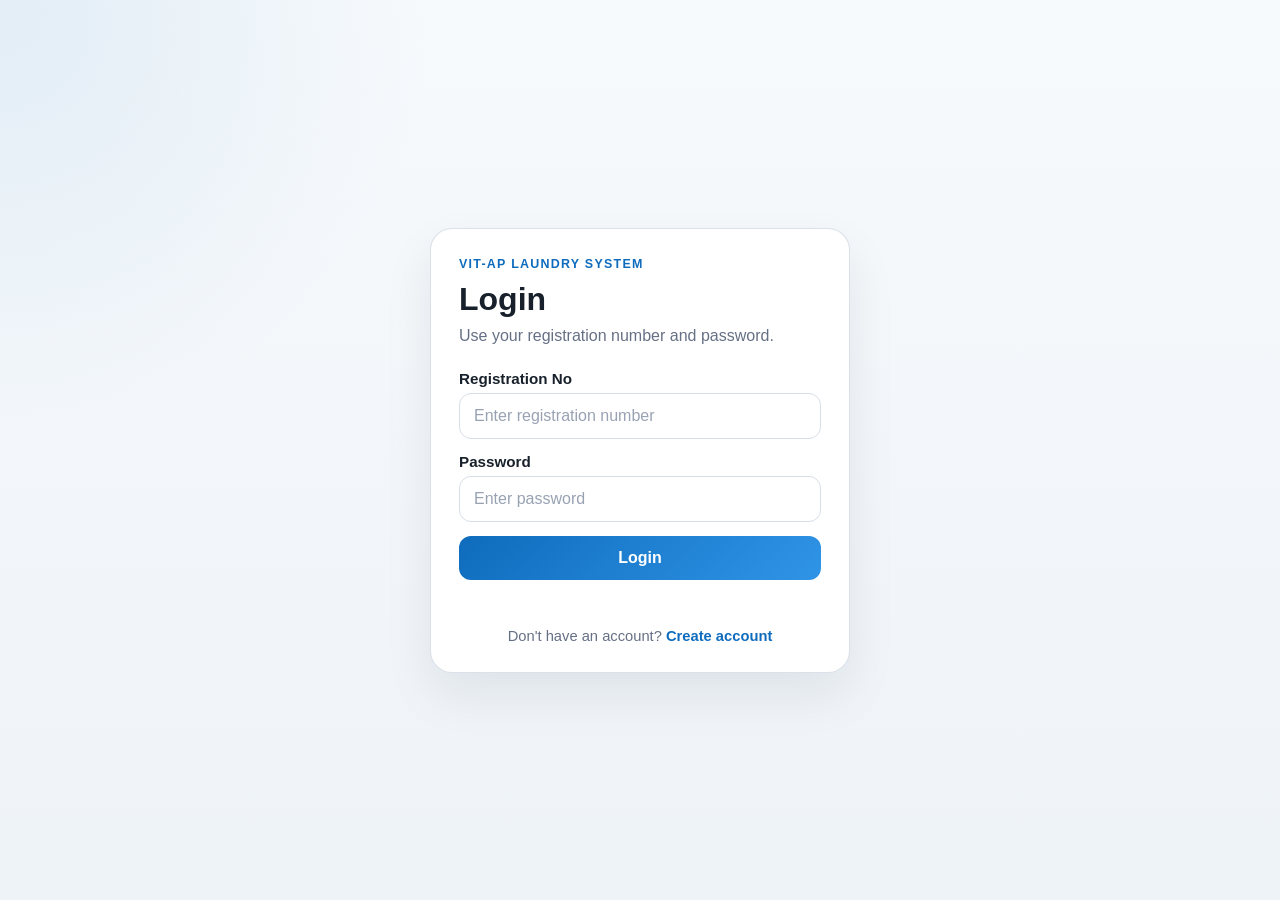
<file: index.html>
<!DOCTYPE html>
<html lang="en">
<head>
  <meta charset="UTF-8">
  <meta name="viewport" content="width=device-width, initial-scale=1.0">
  <title>Laundry Login</title>
  <link rel="stylesheet" href="styles.css">
</head>
<body>
  <main class="page">
    <section class="card">
      <div class="card-top">
        <p class="tag">VIT-AP Laundry System</p>
        <h1>Login</h1>
        <p class="subtext">Use your registration number and password.</p>
      </div>

      <section class="panel" id="createPanel">
        <form id="registerForm" class="form">
          <label>
            <span>Registration No</span>
            <input type="text" id="registerRegNo" placeholder="Enter registration number" autocomplete="username" required>
          </label>

          <label>
            <span>Name</span>
            <input type="text" id="registerName" placeholder="Enter your name" autocomplete="name" required>
          </label>

          <label>
            <span>Password</span>
            <input type="password" id="registerPassword" placeholder="Create password" autocomplete="new-password" required>
          </label>

          <label>
            <span>Block</span>
            <select id="registerBlock" required>
              <option value="">Select Block</option>
            </select>
          </label>

          <button class="action-btn" type="submit">Create Account</button>
          <p class="message" id="registerMessage" aria-live="polite"></p>

          <p class="switch-line">
            Already have an account?
            <button class="link-btn" data-target="loginPanel" type="button">Login</button>
          </p>
        </form>
      </section>

      <section class="panel active" id="loginPanel">
        <form id="loginForm" class="form">
          <label>
            <span>Registration No</span>
            <input type="text" id="loginRegNo" placeholder="Enter registration number" autocomplete="username" required>
          </label>

          <label>
            <span>Password</span>
            <input type="password" id="loginPassword" placeholder="Enter password" autocomplete="current-password" required>
          </label>

          <button class="action-btn" type="submit">Login</button>
          <p class="message" id="loginMessage" aria-live="polite"></p>

          <p class="switch-line">
            Don't have an account?
            <button class="link-btn" data-target="createPanel" type="button">Create account</button>
          </p>
        </form>
      </section>
    </section>
  </main>

  <script src="script.js"></script>
</body>
</html>
</file>
<file: styles.css>
:root {
  --bg: #eef3f8;
  --card: #ffffff;
  --text: #18212b;
  --muted: #667085;
  --line: #d7dee7;
  --primary: #0f6cbd;
  --primary-dark: #0b5ca3;
  --success: #15803d;
  --error: #b91c1c;
  --shadow: 0 22px 50px rgba(15, 23, 42, 0.08);
}

* {
  box-sizing: border-box;
}

body {
  margin: 0;
  min-height: 100vh;
  font-family: "Segoe UI", Tahoma, Geneva, Verdana, sans-serif;
  color: var(--text);
  background:
    radial-gradient(circle at top left, rgba(15, 108, 189, 0.09), transparent 28%),
    linear-gradient(180deg, #f7fafc 0%, var(--bg) 100%);
}

button,
input,
select {
  font: inherit;
}

.page {
  min-height: 100vh;
  display: grid;
  place-items: center;
  padding: 20px;
}

.card {
  width: min(100%, 420px);
  background: var(--card);
  border: 1px solid rgba(215, 222, 231, 0.9);
  border-radius: 22px;
  padding: 28px;
  box-shadow: var(--shadow);
}

.card-top {
  margin-bottom: 22px;
}

.tag {
  margin: 0 0 10px;
  font-size: 0.78rem;
  letter-spacing: 0.1em;
  text-transform: uppercase;
  color: var(--primary);
  font-weight: 700;
}

h1 {
  margin: 0 0 6px;
  font-size: 2rem;
}

.subtext {
  margin: 0;
  color: var(--muted);
  line-height: 1.5;
}

.panel {
  display: none;
}

.panel.active {
  display: block;
}

.form {
  display: grid;
  gap: 14px;
}

.form label {
  display: grid;
  gap: 6px;
}

.form span {
  font-size: 0.95rem;
  font-weight: 600;
}

.form input,
.form select {
  width: 100%;
  border: 1px solid var(--line);
  border-radius: 12px;
  padding: 13px 14px;
  background: #fff;
  color: var(--text);
  transition: border-color 0.2s ease, box-shadow 0.2s ease, transform 0.2s ease;
}

.form input:focus,
.form select:focus {
  outline: none;
  border-color: var(--primary);
  box-shadow: 0 0 0 4px rgba(15, 108, 189, 0.12);
  transform: translateY(-1px);
}

.form input::placeholder {
  color: #98a2b3;
}

.action-btn {
  border: 0;
  border-radius: 12px;
  padding: 13px 14px;
  background: linear-gradient(135deg, var(--primary) 0%, #3094e6 100%);
  color: #fff;
  cursor: pointer;
  font-weight: 600;
  transition: transform 0.2s ease, box-shadow 0.2s ease;
}

.action-btn:hover {
  background: var(--primary-dark);
  transform: translateY(-1px);
  box-shadow: 0 10px 22px rgba(15, 108, 189, 0.22);
}

.message {
  min-height: 20px;
  margin: 0;
  font-size: 0.92rem;
}

.message.success {
  color: var(--success);
}

.message.error {
  color: var(--error);
}

.switch-line {
  margin: 0;
  text-align: center;
  color: var(--muted);
  font-size: 0.92rem;
}

.link-btn {
  border: 0;
  background: transparent;
  color: var(--primary);
  cursor: pointer;
  padding: 0;
  font-weight: 600;
}

.link-btn:hover {
  text-decoration: underline;
}

@media (max-width: 480px) {
  .card {
    padding: 18px;
    border-radius: 18px;
  }

  h1 {
    font-size: 1.55rem;
  }
}
</file>
